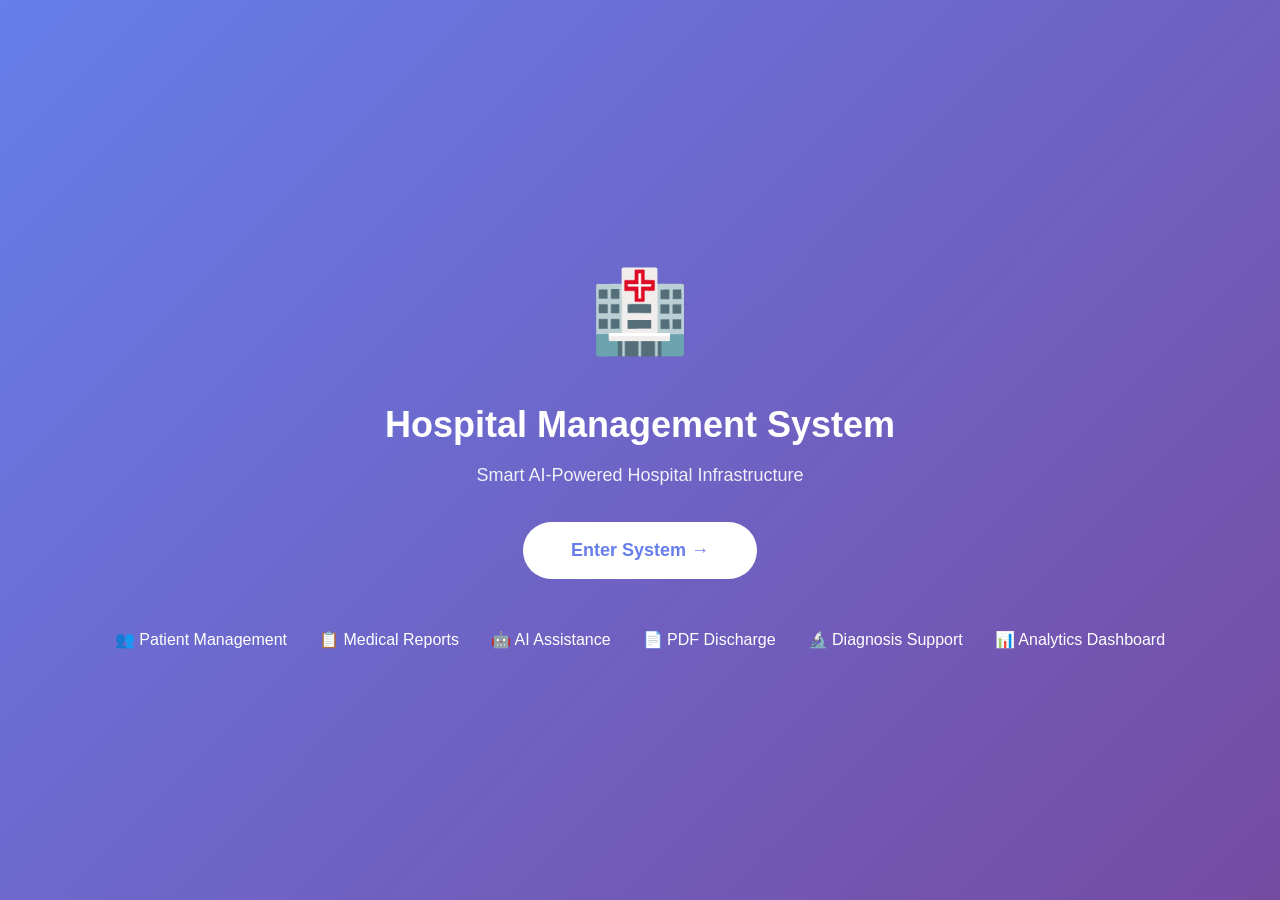
<file: frontend/index.html>
<!DOCTYPE html>
<html lang="en">
<head>
    <meta charset="UTF-8">
    <meta name="viewport" content="width=device-width, initial-scale=1.0">
    <title>Hospital Management System</title>
    <link rel="stylesheet" href="css/style.css">
</head>
<body>
    <div style="min-height:100vh;display:flex;align-items:center;justify-content:center;background:linear-gradient(135deg,#667eea 0%,#764ba2 100%)">
        <div style="text-align:center;color:white;padding:40px">
            <div style="font-size:80px;margin-bottom:20px">🏥</div>
            <h1 style="font-size:36px;margin-bottom:8px">Hospital Management System</h1>
            <p style="font-size:18px;margin-bottom:32px;opacity:0.9">Smart AI-Powered Hospital Infrastructure</p>
            <a href="pages/login.html" class="btn btn-lg" style="background:white;color:#667eea;font-weight:600;padding:14px 48px;border-radius:50px;font-size:18px">Enter System →</a>
            <div style="margin-top:48px;display:flex;gap:32px;justify-content:center;flex-wrap:wrap">
                <div>👥 Patient Management</div>
                <div>📋 Medical Reports</div>
                <div>🤖 AI Assistance</div>
                <div>📄 PDF Discharge</div>
                <div>🔬 Diagnosis Support</div>
                <div>📊 Analytics Dashboard</div>
            </div>
        </div>
    </div>
</body>
</html>
</file>
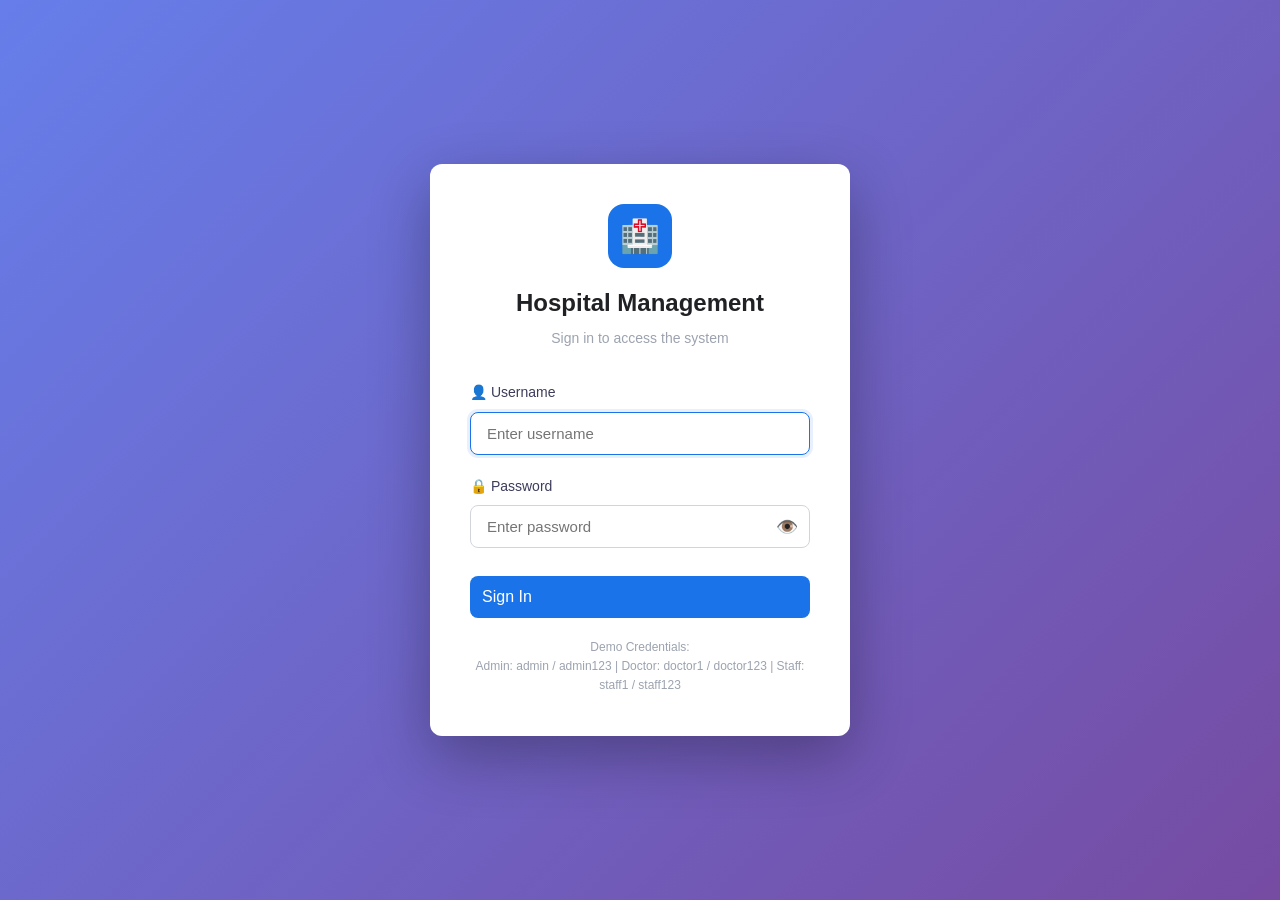
<file: frontend/pages/dashboard.html>
<!DOCTYPE html>
<html lang="en">
<head>
    <meta charset="UTF-8">
    <meta name="viewport" content="width=device-width, initial-scale=1.0">
    <title>Dashboard - Hospital Management</title>
    <link rel="stylesheet" href="../css/style.css">
    <link rel="stylesheet" href="../css/dashboard.css">
</head>
<body>
    <div class="sidebar-overlay"></div>

    <div class="dashboard-layout">
        <!-- Sidebar -->
        <aside class="sidebar">
            <div class="sidebar-header">
                <div class="logo">🏥</div>
                <div class="brand-text">
                    <h2>Hospital HMS</h2>
                    <small>Management System</small>
                </div>
            </div>
            <nav class="sidebar-nav">
                <div class="nav-section">
                    <div class="nav-section-title">Main</div>
                    <a href="dashboard.html" class="nav-item active">
                        <span class="nav-icon">📊</span> Dashboard
                    </a>
                    <a href="patients.html" class="nav-item">
                        <span class="nav-icon">👥</span> Patients
                    </a>
                    <a href="reports.html" class="nav-item">
                        <span class="nav-icon">📋</span> Reports
                    </a>
                </div>
                <div class="nav-section">
                    <div class="nav-section-title">Clinical</div>
                    <a href="diagnosis.html" class="nav-item">
                        <span class="nav-icon">🔬</span> Diagnosis
                    </a>
                    <a href="discharge.html" class="nav-item">
                        <span class="nav-icon">📄</span> Discharge
                    </a>
                    <a href="history.html" class="nav-item">
                        <span class="nav-icon">📚</span> History
                    </a>
                </div>
                <div class="nav-section">
                    <div class="nav-section-title">System</div>
                    <a href="logs.html" class="nav-item">
                        <span class="nav-icon">📝</span> Access Logs
                    </a>
                    <a href="settings.html" class="nav-item">
                        <span class="nav-icon">⚙️</span> Settings
                    </a>
                </div>
            </nav>
        </aside>

        <!-- Main Content -->
        <main class="main-content">
            <header class="top-header">
                <div class="header-left">
                    <button class="hamburger">☰</button>
                    <div class="header-search">
                        <span>🔍</span>
                        <input type="text" placeholder="Search patients, reports..." id="globalSearch">
                    </div>
                </div>
                <div class="header-right">
                    <div class="user-menu" onclick="logout()">
                        <div class="user-avatar">SA</div>
                        <div class="user-info">
                            <strong>Loading...</strong>
                            <small>Loading...</small>
                        </div>
                    </div>
                </div>
            </header>

            <div class="page-content">
                <div class="page-header">
                    <div>
                        <h1>Dashboard</h1>
                        <p>Welcome back! Here's your hospital overview.</p>
                    </div>
                    <div>
                        <button class="btn btn-primary" onclick="window.location.href='patients.html'">
                            + Add Patient
                        </button>
                    </div>
                </div>

                <!-- Stats Cards -->
                <div class="dashboard-grid">
                    <div class="stat-card">
                        <div class="stat-icon" style="background: var(--primary-light); color: var(--primary);">👥</div>
                        <div class="stat-value" id="totalPatients">0</div>
                        <div class="stat-label">Total Patients</div>
                    </div>
                    <div class="stat-card">
                        <div class="stat-icon" style="background: #e6f4ea; color: var(--success);">💚</div>
                        <div class="stat-value" id="activePatients">0</div>
                        <div class="stat-label">Active Patients</div>
                    </div>
                    <div class="stat-card">
                        <div class="stat-icon" style="background: #fce8e6; color: var(--danger);">✅</div>
                        <div class="stat-value" id="dischargedPatients">0</div>
                        <div class="stat-label">Discharged</div>
                    </div>
                    <div class="stat-card">
                        <div class="stat-icon" style="background: #fef7e0; color: var(--warning);">📅</div>
                        <div class="stat-value" id="todayAdmissions">0</div>
                        <div class="stat-label">Today's Admissions</div>
                    </div>
                    <div class="stat-card">
                        <div class="stat-icon" style="background: #e8f0fe; color: var(--info);">👨‍⚕️</div>
                        <div class="stat-value" id="totalDoctors">0</div>
                        <div class="stat-label">Doctors</div>
                    </div>
                    <div class="stat-card">
                        <div class="stat-icon" style="background: #fce8e6; color: var(--danger);">📋</div>
                        <div class="stat-value" id="pendingReports">0</div>
                        <div class="stat-label">Pending Reports</div>
                    </div>
                </div>
            </div>
        </main>
    </div>

    <div id="toastContainer" class="toast-container"></div>

    <script src="../js/api.js"></script>
    <script src="../js/auth.js"></script>
    <script src="../js/dashboard.js"></script>
</body>
</html>
</file>
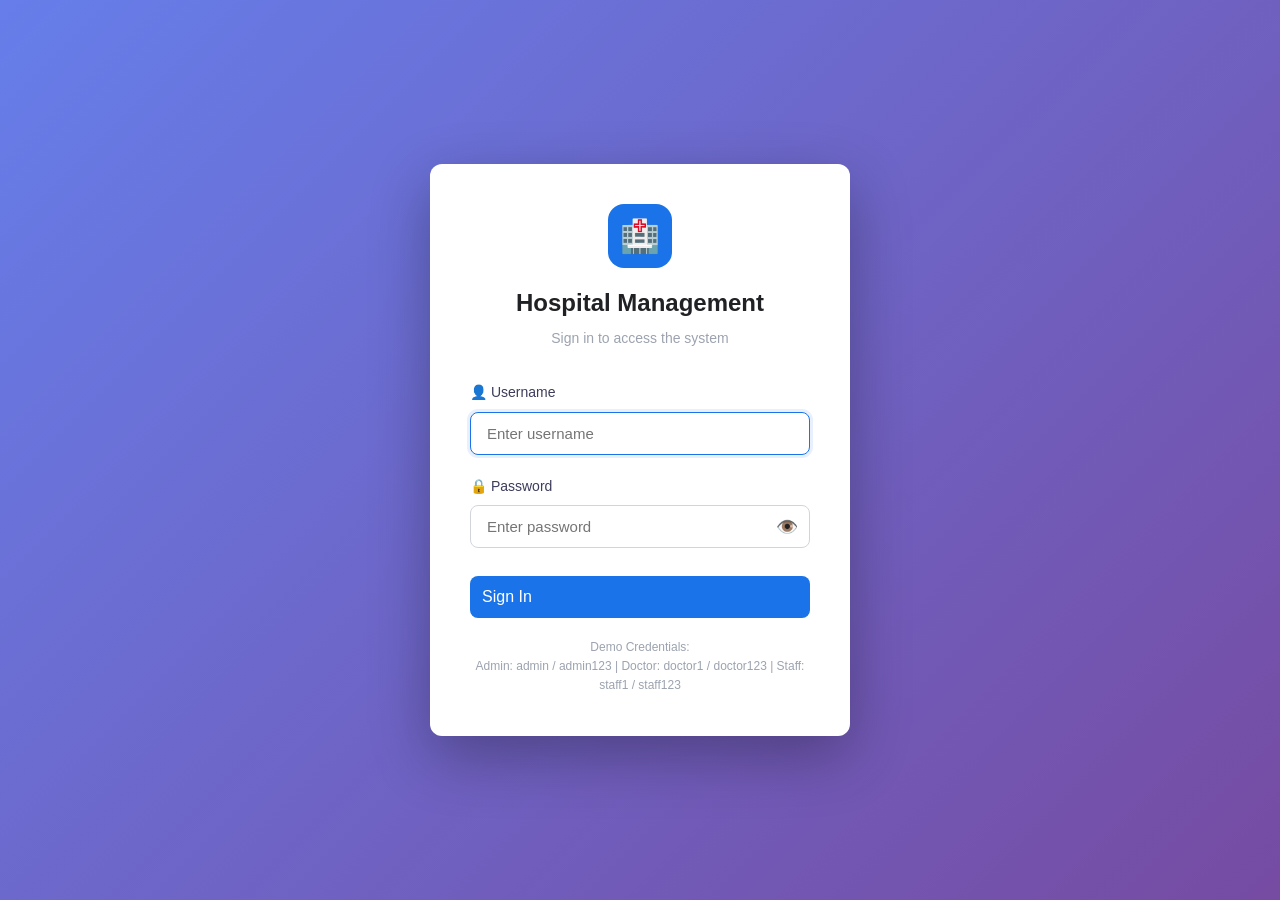
<file: frontend/pages/diagnosis.html>
<!DOCTYPE html>
<html lang="en">
<head>
    <meta charset="UTF-8">
    <meta name="viewport" content="width=device-width, initial-scale=1.0">
    <title>Diagnosis - Hospital Management</title>
    <link rel="stylesheet" href="../css/style.css">
    <link rel="stylesheet" href="../css/dashboard.css">
</head>
<body>
    <div class="sidebar-overlay"></div>
    <div class="dashboard-layout">
        <aside class="sidebar">
            <div class="sidebar-header"><div class="logo">🏥</div><div class="brand-text"><h2>Hospital HMS</h2><small>Management System</small></div></div>
            <nav class="sidebar-nav">
                <div class="nav-section"><div class="nav-section-title">Main</div>
                    <a href="dashboard.html" class="nav-item"><span class="nav-icon">📊</span> Dashboard</a>
                    <a href="patients.html" class="nav-item"><span class="nav-icon">👥</span> Patients</a>
                    <a href="reports.html" class="nav-item"><span class="nav-icon">📋</span> Reports</a>
                </div>
                <div class="nav-section"><div class="nav-section-title">Clinical</div>
                    <a href="diagnosis.html" class="nav-item active"><span class="nav-icon">🔬</span> Diagnosis</a>
                    <a href="discharge.html" class="nav-item"><span class="nav-icon">📄</span> Discharge</a>
                    <a href="history.html" class="nav-item"><span class="nav-icon">📚</span> History</a>
                </div>
                <div class="nav-section"><div class="nav-section-title">System</div>
                    <a href="logs.html" class="nav-item"><span class="nav-icon">📝</span> Access Logs</a>
                    <a href="settings.html" class="nav-item"><span class="nav-icon">⚙️</span> Settings</a>
                </div>
            </nav>
        </aside>
        <main class="main-content">
            <header class="top-header">
                <div class="header-left"><button class="hamburger">☰</button>
                    <div class="header-search"><span>🔍</span><input type="text" placeholder="Search diagnosis database..." id="globalSearch"></div>
                </div>
                <div class="header-right">
                    <div class="user-menu" onclick="logout()">
                        <div class="user-avatar">SA</div>
                        <div class="user-info"><strong>Loading...</strong><small>Loading...</small></div>
                    </div>
                </div>
            </header>
            <div class="page-content">
                <div class="page-header">
                    <div><h1>🔬 Diagnosis Assistance</h1><p>Symptom matching and diagnosis database</p></div>
                </div>

                <div class="card mb-2">
                    <h2 class="mb-2">🔍 Symptom Matcher</h2>
                    <p style="color:var(--gray-500);margin-bottom:12px">Enter symptoms separated by commas to find matching conditions from the database.</p>
                    <div class="flex gap-2" style="align-items:flex-start">
                        <textarea class="form-control" id="symptomInput" rows="2" placeholder="e.g., fever, cough, headache, fatigue" style="flex:1"></textarea>
                        <button class="btn btn-primary" onclick="matchSymptoms()">🔍 Match</button>
                    </div>
                    <div id="matchResults" class="mt-2"></div>
                </div>

                <div class="card">
                    <div class="section-header">
                        <h2>📚 Diagnosis Database</h2>
                        <div class="flex gap-2">
                            <input type="text" class="form-control" id="searchDB" placeholder="Search conditions..." style="width:250px">
                            <select class="form-control" id="severityFilter" style="width:150px">
                                <option value="">All Severity</option>
                                <option value="mild">Mild</option>
                                <option value="moderate">Moderate</option>
                                <option value="high">High</option>
                                <option value="critical">Critical</option>
                            </select>
                            <button class="btn btn-sm btn-primary" onclick="loadDiagnosisDB()">Search</button>
                        </div>
                    </div>
                    <div class="table-container"><table><thead><tr><th>Condition</th><th>ICD Code</th><th>Severity</th><th>Symptoms</th><th>Actions</th></tr></thead>
                        <tbody id="dbTable"></tbody></table>
                    </div>
                    <div id="dbPagination" class="pagination"></div>
                </div>
            </div>
        </main>
    </div>

    <!-- Condition Detail Modal -->
    <div class="modal-overlay" id="conditionModal">
        <div class="modal modal-lg">
            <div class="modal-header"><h2 id="conditionModalTitle">Condition Details</h2><button class="modal-close" onclick="closeModal('conditionModal')">&times;</button></div>
            <div class="modal-body" id="conditionDetailContent"></div>
            <div class="modal-footer"><button class="btn btn-outline" onclick="closeModal('conditionModal')">Close</button></div>
        </div>
    </div>

    <div id="toastContainer" class="toast-container"></div>
    <script src="../js/api.js"></script>
    <script src="../js/auth.js"></script>
    <script src="../js/diagnosis.js"></script>
</body>
</html>
</file>
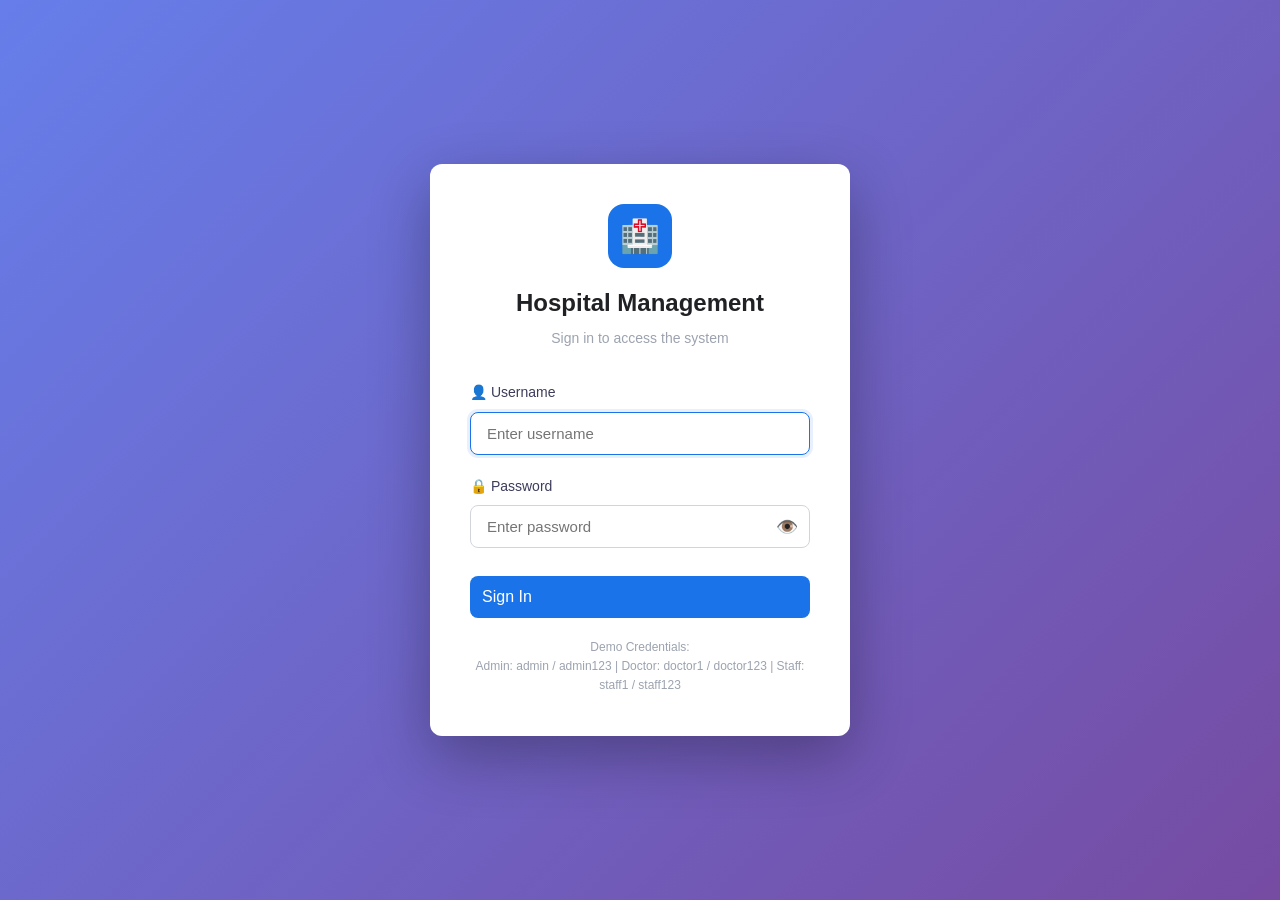
<file: frontend/pages/discharge.html>
<!DOCTYPE html>
<html lang="en">
<head>
    <meta charset="UTF-8">
    <meta name="viewport" content="width=device-width, initial-scale=1.0">
    <title>Discharge - Hospital Management</title>
    <link rel="stylesheet" href="../css/style.css">
    <link rel="stylesheet" href="../css/dashboard.css">
</head>
<body>
    <div class="sidebar-overlay"></div>
    <div class="dashboard-layout">
        <aside class="sidebar">
            <div class="sidebar-header"><div class="logo">🏥</div><div class="brand-text"><h2>Hospital HMS</h2><small>Management System</small></div></div>
            <nav class="sidebar-nav">
                <div class="nav-section"><div class="nav-section-title">Main</div>
                    <a href="dashboard.html" class="nav-item"><span class="nav-icon">📊</span> Dashboard</a>
                    <a href="patients.html" class="nav-item"><span class="nav-icon">👥</span> Patients</a>
                    <a href="reports.html" class="nav-item"><span class="nav-icon">📋</span> Reports</a>
                </div>
                <div class="nav-section"><div class="nav-section-title">Clinical</div>
                    <a href="diagnosis.html" class="nav-item"><span class="nav-icon">🔬</span> Diagnosis</a>
                    <a href="discharge.html" class="nav-item active"><span class="nav-icon">📄</span> Discharge</a>
                    <a href="history.html" class="nav-item"><span class="nav-icon">📚</span> History</a>
                </div>
                <div class="nav-section"><div class="nav-section-title">System</div>
                    <a href="logs.html" class="nav-item"><span class="nav-icon">📝</span> Access Logs</a>
                    <a href="settings.html" class="nav-item"><span class="nav-icon">⚙️</span> Settings</a>
                </div>
            </nav>
        </aside>
        <main class="main-content">
            <header class="top-header">
                <div class="header-left"><button class="hamburger">☰</button>
                    <div class="header-search"><span>🔍</span><input type="text" placeholder="Search discharge reports..." id="globalSearch"></div>
                </div>
                <div class="header-right">
                    <div class="user-menu" onclick="logout()">
                        <div class="user-avatar">SA</div>
                        <div class="user-info"><strong>Loading...</strong><small>Loading...</small></div>
                    </div>
                </div>
            </header>
            <div class="page-content">
                <div class="page-header">
                    <div><h1>📄 Discharge Reports</h1><p>Create and manage patient discharge summaries</p></div>
                    <button class="btn btn-primary" onclick="openNewDischarge()">+ New Discharge</button>
                </div>
                <div class="card">
                    <div class="table-container"><table><thead><tr><th>Date</th><th>Patient</th><th>Diagnosis</th><th>Discharge Date</th><th>PDF</th><th>Actions</th></tr></thead>
                        <tbody id="dischargeTable"></tbody></table>
                    </div>
                    <div id="dischargePagination" class="pagination"></div>
                </div>
            </div>
        </main>
    </div>

    <!-- Discharge Modal -->
    <div class="modal-overlay" id="dischargeModal">
        <div class="modal modal-lg">
            <div class="modal-header"><h2>New Discharge Report</h2><button class="modal-close" onclick="closeModal('dischargeModal')">&times;</button></div>
            <div class="modal-body">
                <form id="dischargeForm">
                    <div class="form-group">
                        <label>Patient *</label>
                        <select class="form-control" id="dischargePatientId" required><option value="">Select Patient</option></select>
                    </div>
                    <div class="form-group">
                        <label>Diagnosis *</label>
                        <textarea class="form-control" id="dischargeDiagnosis" rows="2" required></textarea>
                    </div>
                    <div class="form-group">
                        <label>Treatment Summary *</label>
                        <textarea class="form-control" id="dischargeTreatment" rows="3" required></textarea>
                    </div>
                    <div class="grid-2">
                        <div class="form-group">
                            <label>Discharge Date *</label>
                            <input type="date" class="form-control" id="dischargeDate" required>
                        </div>
                        <div class="form-group">
                            <label>Follow-up Date</label>
                            <input type="date" class="form-control" id="dischargeFollowUp">
                        </div>
                    </div>
                    <div class="form-group">
                        <label>Medications Prescribed</label>
                        <textarea class="form-control" id="dischargeMeds" rows="2"></textarea>
                    </div>
                    <div class="form-group">
                        <label>Follow-up Instructions</label>
                        <textarea class="form-control" id="dischargeInstructions" rows="2"></textarea>
                    </div>
                    <div class="grid-2">
                        <div class="form-group">
                            <label>Dietary Recommendations</label>
                            <textarea class="form-control" id="dischargeDiet" rows="2"></textarea>
                        </div>
                        <div class="form-group">
                            <label>Activity Restrictions</label>
                            <textarea class="form-control" id="dischargeActivity" rows="2"></textarea>
                        </div>
                    </div>
                    <div class="form-group">
                        <label>Additional Notes</label>
                        <textarea class="form-control" id="dischargeNotes" rows="2"></textarea>
                    </div>
                </form>
            </div>
            <div class="modal-footer">
                <button class="btn btn-outline" onclick="closeModal('dischargeModal')">Cancel</button>
                <button class="btn btn-primary" onclick="saveDischarge()">Create & Generate PDF</button>
            </div>
        </div>
    </div>

    <div id="toastContainer" class="toast-container"></div>
    <script src="../js/api.js"></script>
    <script src="../js/auth.js"></script>
    <script src="../js/discharge.js"></script>
</body>
</html>
</file>
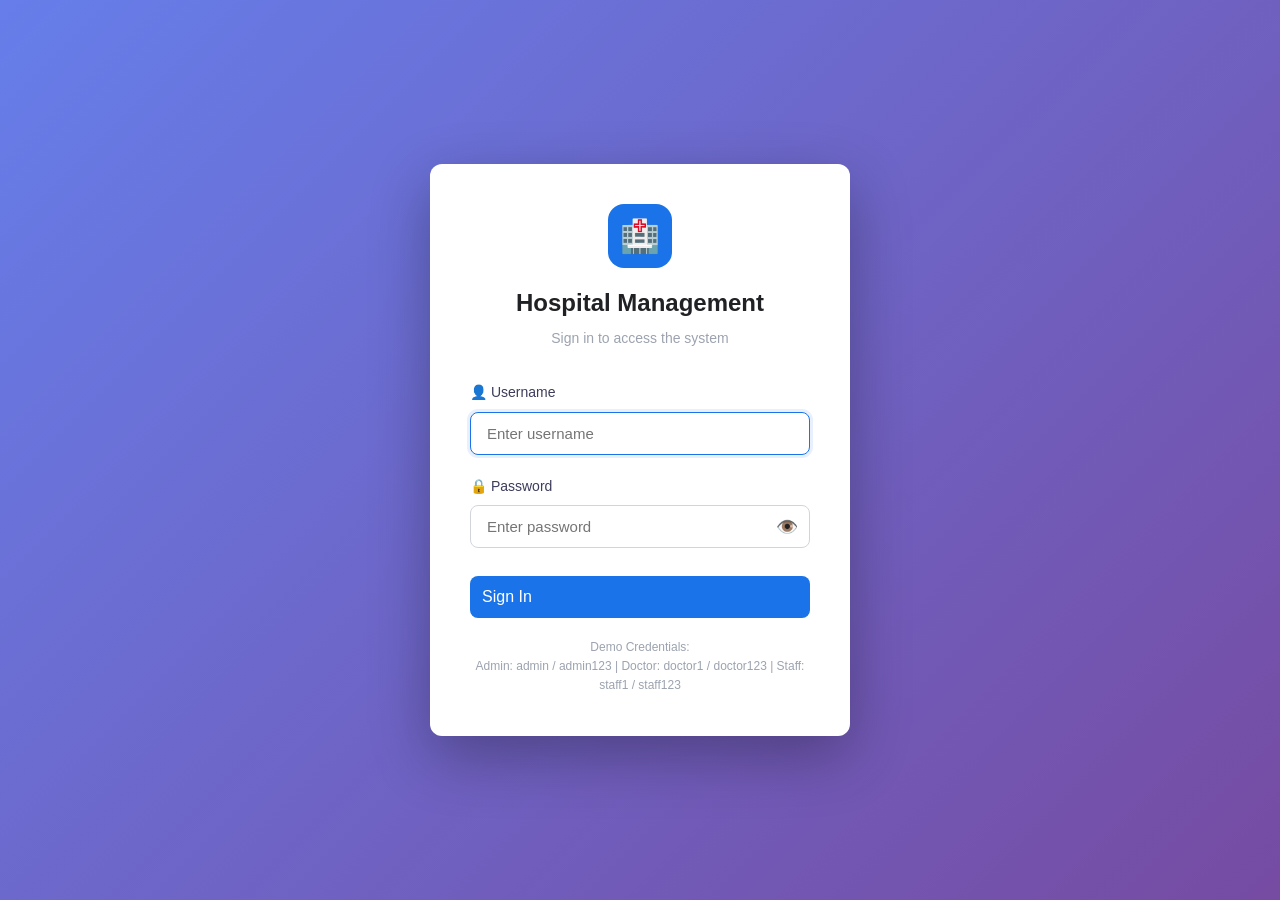
<file: frontend/pages/history.html>
<!DOCTYPE html>
<html lang="en">
<head>
    <meta charset="UTF-8">
    <meta name="viewport" content="width=device-width, initial-scale=1.0">
    <title>Patient History - Hospital Management</title>
    <link rel="stylesheet" href="../css/style.css">
    <link rel="stylesheet" href="../css/dashboard.css">
</head>
<body>
    <div class="sidebar-overlay"></div>
    <div class="dashboard-layout">
        <aside class="sidebar">
            <div class="sidebar-header"><div class="logo">🏥</div><div class="brand-text"><h2>Hospital HMS</h2><small>Management System</small></div></div>
            <nav class="sidebar-nav">
                <div class="nav-section"><div class="nav-section-title">Main</div>
                    <a href="dashboard.html" class="nav-item"><span class="nav-icon">📊</span> Dashboard</a>
                    <a href="patients.html" class="nav-item"><span class="nav-icon">👥</span> Patients</a>
                    <a href="reports.html" class="nav-item"><span class="nav-icon">📋</span> Reports</a>
                </div>
                <div class="nav-section"><div class="nav-section-title">Clinical</div>
                    <a href="diagnosis.html" class="nav-item"><span class="nav-icon">🔬</span> Diagnosis</a>
                    <a href="discharge.html" class="nav-item"><span class="nav-icon">📄</span> Discharge</a>
                    <a href="history.html" class="nav-item active"><span class="nav-icon">📚</span> History</a>
                </div>
                <div class="nav-section"><div class="nav-section-title">System</div>
                    <a href="logs.html" class="nav-item"><span class="nav-icon">📝</span> Access Logs</a>
                    <a href="settings.html" class="nav-item"><span class="nav-icon">⚙️</span> Settings</a>
                </div>
            </nav>
        </aside>
        <main class="main-content">
            <header class="top-header">
                <div class="header-left"><button class="hamburger">☰</button>
                    <div class="header-search"><span>🔍</span><input type="text" placeholder="Search patient history..." id="globalSearch"></div>
                </div>
                <div class="header-right">
                    <div class="user-menu" onclick="logout()">
                        <div class="user-avatar">SA</div>
                        <div class="user-info"><strong>Loading...</strong><small>Loading...</small></div>
                    </div>
                </div>
            </header>
            <div class="page-content">
                <div class="page-header">
                    <div><h1>📚 Patient History</h1><p>Comprehensive patient medical history timeline</p></div>
                </div>
                <div class="filters-bar">
                    <input type="text" class="form-control" id="historySearch" placeholder="Search by patient name, ID..." style="min-width:300px">
                    <button class="btn btn-primary" onclick="searchHistory()">🔍 Search</button>
                </div>
                <div id="historyResults"></div>
            </div>
        </main>
    </div>
    <div id="toastContainer" class="toast-container"></div>
    <script src="../js/api.js"></script>
    <script src="../js/auth.js"></script>
    <script src="../js/history.js"></script>
</body>
</html>
</file>
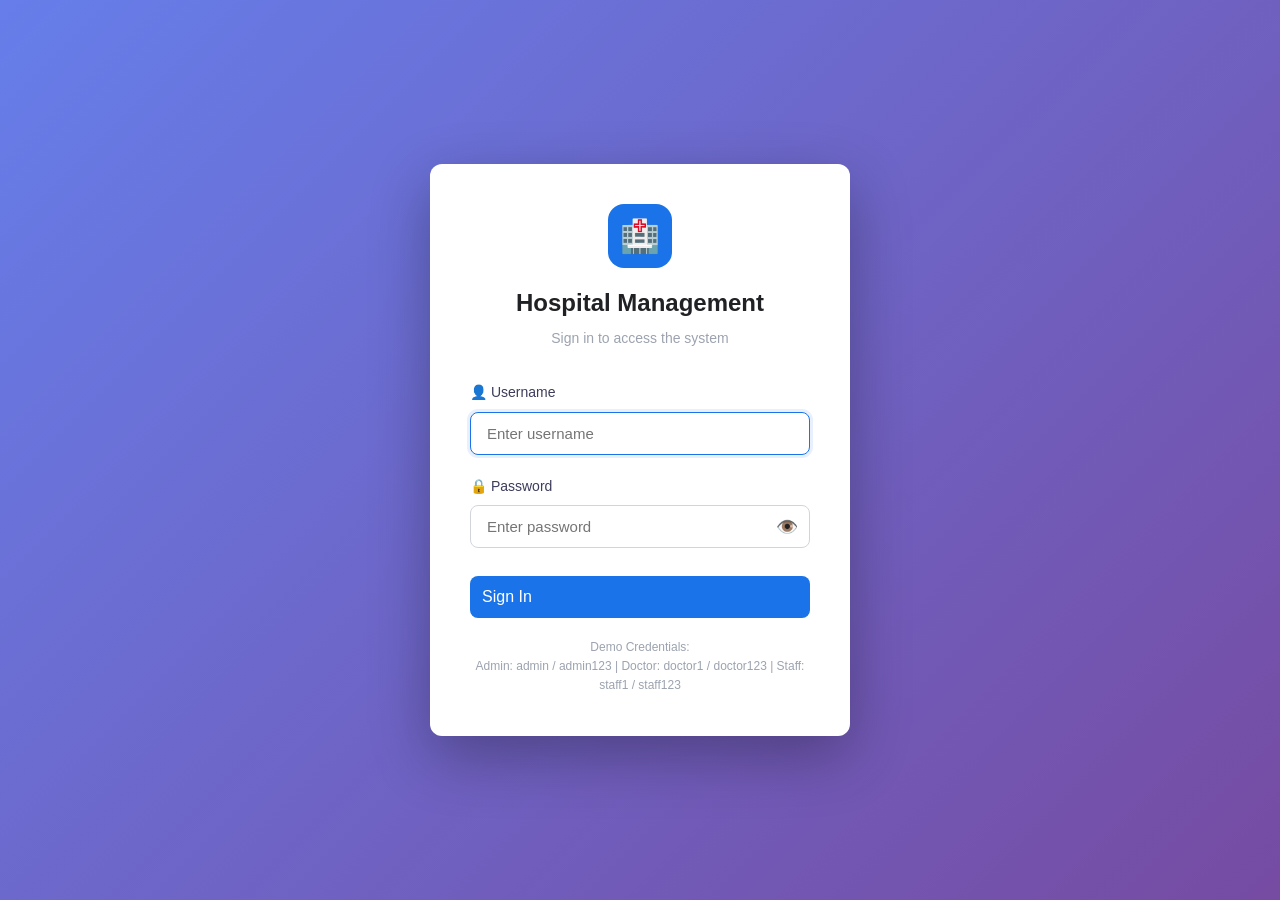
<file: frontend/pages/login.html>
<!DOCTYPE html>
<html lang="en">
<head>
    <meta charset="UTF-8">
    <meta name="viewport" content="width=device-width, initial-scale=1.0">
    <title>Login - Hospital Management System</title>
    <link rel="stylesheet" href="../css/style.css">
    <link rel="stylesheet" href="../css/auth.css">
</head>
<body class="auth-page">
    <div class="auth-container">
        <div class="auth-card">
            <div class="auth-header">
                <div class="logo-icon">🏥</div>
                <h1>Hospital Management</h1>
                <p>Sign in to access the system</p>
            </div>
            <div id="authError" class="auth-error"></div>
            <form id="loginForm" class="auth-form" autocomplete="off">
                <div class="form-group">
                    <label>👤 Username</label>
                    <input type="text" class="form-control" id="username"
                           placeholder="Enter username" required autofocus>
                </div>
                <div class="form-group">
                    <label>🔒 Password</label>
                    <div class="password-toggle">
                        <input type="password" class="form-control" id="password"
                               placeholder="Enter password" required>
                        <button type="button" class="toggle-btn" onclick="togglePassword()">👁️</button>
                    </div>
                </div>
                <button type="submit" class="btn btn-primary btn-lg" id="loginBtn">
                    Sign In
                </button>
            </form>
            <div style="text-align: center; margin-top: 20px; font-size: 12px; color: var(--gray-500);">
                <p>Demo Credentials:</p>
                <p>Admin: admin / admin123 | Doctor: doctor1 / doctor123 | Staff: staff1 / staff123</p>
            </div>
        </div>
    </div>

    <script src="../js/api.js"></script>
    <script src="../js/auth.js"></script>
</body>
</html>
</file>
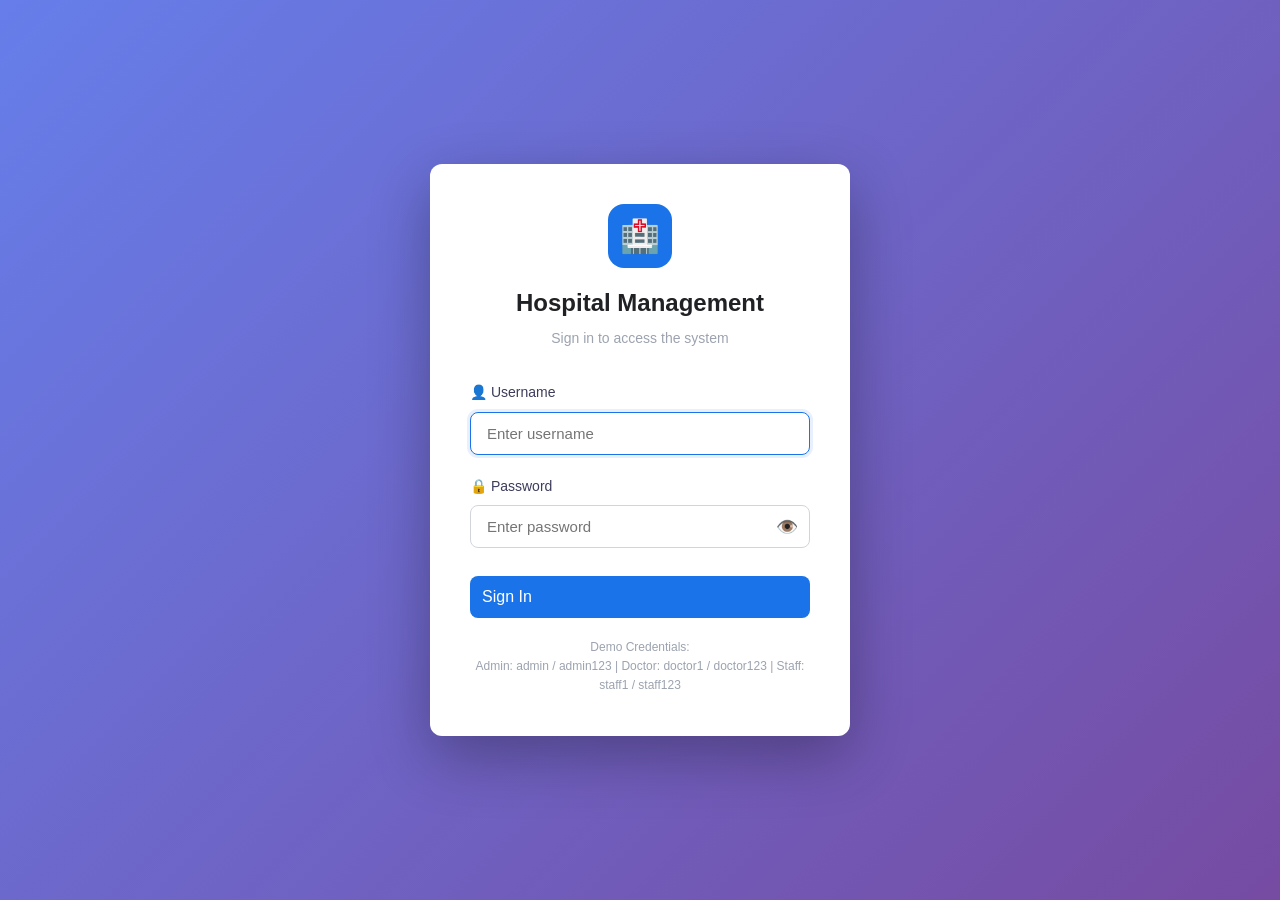
<file: frontend/pages/logs.html>
<!DOCTYPE html>
<html lang="en">
<head>
    <meta charset="UTF-8">
    <meta name="viewport" content="width=device-width, initial-scale=1.0">
    <title>Access Logs - Hospital Management</title>
    <link rel="stylesheet" href="../css/style.css">
    <link rel="stylesheet" href="../css/dashboard.css">
</head>
<body>
    <div class="sidebar-overlay"></div>
    <div class="dashboard-layout">
        <aside class="sidebar">
            <div class="sidebar-header"><div class="logo">🏥</div><div class="brand-text"><h2>Hospital HMS</h2><small>Management System</small></div></div>
            <nav class="sidebar-nav">
                <div class="nav-section"><div class="nav-section-title">Main</div>
                    <a href="dashboard.html" class="nav-item"><span class="nav-icon">📊</span> Dashboard</a>
                    <a href="patients.html" class="nav-item"><span class="nav-icon">👥</span> Patients</a>
                    <a href="reports.html" class="nav-item"><span class="nav-icon">📋</span> Reports</a>
                </div>
                <div class="nav-section"><div class="nav-section-title">Clinical</div>
                    <a href="diagnosis.html" class="nav-item"><span class="nav-icon">🔬</span> Diagnosis</a>
                    <a href="discharge.html" class="nav-item"><span class="nav-icon">📄</span> Discharge</a>
                    <a href="history.html" class="nav-item"><span class="nav-icon">📚</span> History</a>
                </div>
                <div class="nav-section"><div class="nav-section-title">System</div>
                    <a href="logs.html" class="nav-item active"><span class="nav-icon">📝</span> Access Logs</a>
                    <a href="settings.html" class="nav-item"><span class="nav-icon">⚙️</span> Settings</a>
                </div>
            </nav>
        </aside>
        <main class="main-content">
            <header class="top-header">
                <div class="header-left"><button class="hamburger">☰</button>
                    <div class="header-search"><span>🔍</span><input type="text" placeholder="Search logs..." id="globalSearch"></div>
                </div>
                <div class="header-right">
                    <div class="user-menu" onclick="logout()">
                        <div class="user-avatar">SA</div>
                        <div class="user-info"><strong>Loading...</strong><small>Loading...</small></div>
                    </div>
                </div>
            </header>
            <div class="page-content">
                <div class="page-header">
                    <div><h1>📝 Access Logs</h1><p>Audit trail of all system activities</p></div>
                </div>
                <div class="filters-bar" style="flex-wrap:wrap">
                    <input type="text" class="form-control" id="logSearch" placeholder="Search logs..." style="min-width:200px">
                    <select class="form-control" id="logAction">
                        <option value="">All Actions</option>
                        <option value="LOGIN">Login</option>
                        <option value="LOGOUT">Logout</option>
                        <option value="PATIENT_CREATED">Patient Created</option>
                        <option value="PATIENT_UPDATED">Patient Updated</option>
                        <option value="PATIENT_DELETED">Patient Deleted</option>
                        <option value="REPORT_CREATED">Report Created</option>
                        <option value="REPORT_UPDATED">Report Updated</option>
                        <option value="PDF_GENERATED">PDF Generated</option>
                        <option value="AI_SUMMARY_GENERATED">AI Request</option>
                    </select>
                    <input type="date" class="form-control" id="logStartDate" style="width:160px">
                    <input type="date" class="form-control" id="logEndDate" style="width:160px">
                    <button class="btn btn-primary btn-sm" onclick="loadLogs()">🔍 Search</button>
                    <button class="btn btn-sm btn-outline" onclick="exportLogs()">📥 Export</button>
                </div>
                <div class="card">
                    <div class="table-container"><table><thead><tr><th>Date/Time</th><th>User</th><th>Action</th><th>Resource</th><th>Details</th><th>IP</th><th>Status</th></tr></thead>
                        <tbody id="logsTable"></tbody></table>
                    </div>
                    <div id="logsPagination" class="pagination"></div>
                </div>
            </div>
        </main>
    </div>
    <div id="toastContainer" class="toast-container"></div>
    <script src="../js/api.js"></script>
    <script src="../js/auth.js"></script>
    <script src="../js/logs.js"></script>
</body>
</html>
</file>
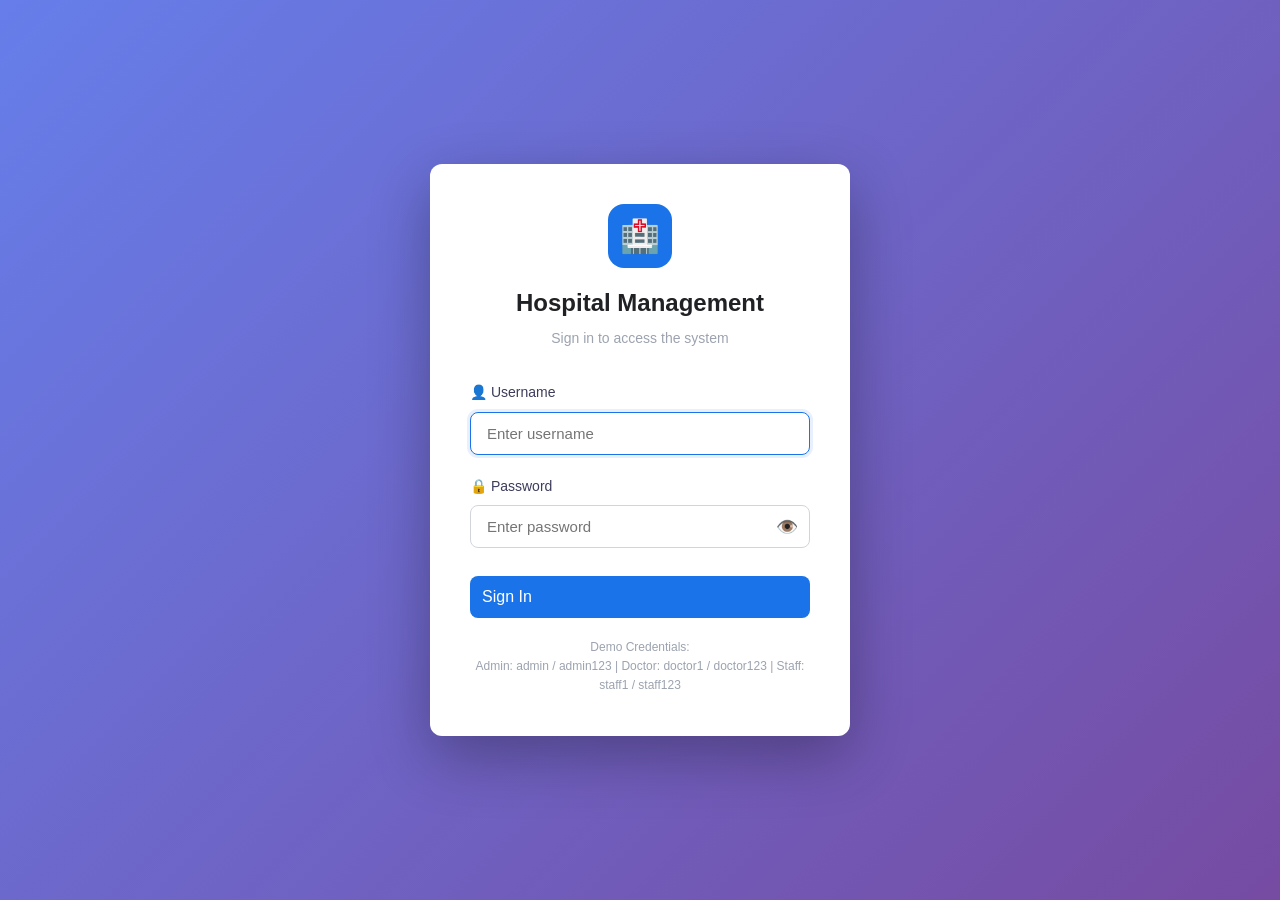
<file: frontend/pages/patient-detail.html>
<!DOCTYPE html>
<html lang="en">
<head>
    <meta charset="UTF-8">
    <meta name="viewport" content="width=device-width, initial-scale=1.0">
    <title>Patient Detail - Hospital Management</title>
    <link rel="stylesheet" href="../css/style.css">
    <link rel="stylesheet" href="../css/dashboard.css">
</head>
<body>
    <div class="sidebar-overlay"></div>
    <div class="dashboard-layout">
        <aside class="sidebar">
            <div class="sidebar-header"><div class="logo">🏥</div><div class="brand-text"><h2>Hospital HMS</h2><small>Management System</small></div></div>
            <nav class="sidebar-nav">
                <div class="nav-section"><div class="nav-section-title">Main</div>
                    <a href="dashboard.html" class="nav-item"><span class="nav-icon">📊</span> Dashboard</a>
                    <a href="patients.html" class="nav-item active"><span class="nav-icon">👥</span> Patients</a>
                    <a href="reports.html" class="nav-item"><span class="nav-icon">📋</span> Reports</a>
                </div>
                <div class="nav-section"><div class="nav-section-title">Clinical</div>
                    <a href="diagnosis.html" class="nav-item"><span class="nav-icon">🔬</span> Diagnosis</a>
                    <a href="discharge.html" class="nav-item"><span class="nav-icon">📄</span> Discharge</a>
                    <a href="history.html" class="nav-item"><span class="nav-icon">📚</span> History</a>
                </div>
                <div class="nav-section"><div class="nav-section-title">System</div>
                    <a href="logs.html" class="nav-item"><span class="nav-icon">📝</span> Access Logs</a>
                    <a href="settings.html" class="nav-item"><span class="nav-icon">⚙️</span> Settings</a>
                </div>
            </nav>
        </aside>
        <main class="main-content">
            <header class="top-header">
                <div class="header-left"><button class="hamburger">☰</button>
                    <a href="patients.html" class="btn btn-sm btn-outline">← Back to Patients</a>
                </div>
                <div class="header-right">
                    <div class="user-menu" onclick="logout()">
                        <div class="user-avatar">SA</div>
                        <div class="user-info"><strong>Loading...</strong><small>Loading...</small></div>
                    </div>
                </div>
            </header>
            <div class="page-content">
                <div id="patientHeader" class="page-header">
                    <div><h1 id="patientName">Loading...</h1><p id="patientId">Loading...</p></div>
                    <div class="flex gap-2">
                        <button class="btn btn-warning" onclick="editPatient()">✏️ Edit</button>
                        <button class="btn btn-danger" onclick="deletePatient()">🗑️ Delete</button>
                    </div>
                </div>

                <div class="dashboard-grid">
                    <div class="card"><h3>📋 Personal Info</h3><div id="personalInfo">Loading...</div></div>
                    <div class="card"><h3>🏥 Admission Info</h3><div id="admissionInfo">Loading...</div></div>
                </div>

                <div class="card mt-2">
                    <div class="section-header"><h2>📋 Medical Reports</h2><button class="btn btn-primary btn-sm" onclick="window.location.href='reports.html?patient_id=' + getPatientId()">+ New Report</button></div>
                    <div id="patientReports" class="table-container"><p>Loading...</p></div>
                </div>

                <div class="card mt-2">
                    <div class="section-header"><h2>🔬 Diagnosis History</h2></div>
                    <div id="patientDiagnoses" class="table-container"><p>Loading...</p></div>
                </div>

                <div class="card mt-2">
                    <div class="section-header"><h2>📄 Discharge Reports</h2></div>
                    <div id="patientDischarges" class="table-container"><p>Loading...</p></div>
                </div>
            </div>
        </main>
    </div>
    <div id="toastContainer" class="toast-container"></div>
    <script src="../js/api.js"></script>
    <script src="../js/auth.js"></script>
    <script src="../js/patient-detail.js"></script>
</body>
</html>
</file>
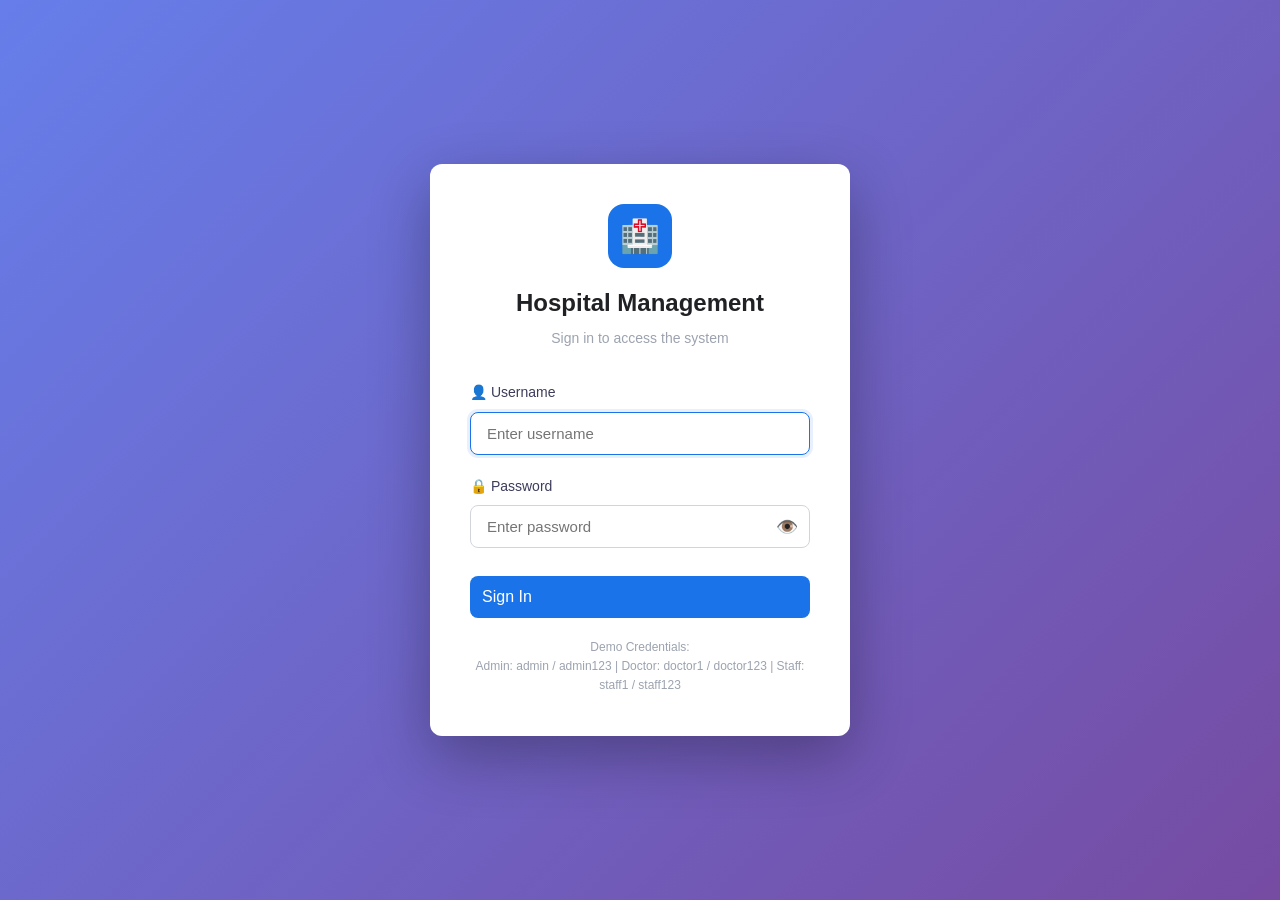
<file: frontend/pages/patients.html>
<!DOCTYPE html>
<html lang="en">
<head>
    <meta charset="UTF-8">
    <meta name="viewport" content="width=device-width, initial-scale=1.0">
    <title>Patients - Hospital Management</title>
    <link rel="stylesheet" href="../css/style.css">
    <link rel="stylesheet" href="../css/dashboard.css">
</head>
<body>
    <div class="sidebar-overlay"></div>
    <div class="dashboard-layout">
        <aside class="sidebar">
            <div class="sidebar-header">
                <div class="logo">🏥</div>
                <div class="brand-text">
                    <h2>Hospital HMS</h2>
                    <small>Management System</small>
                </div>
            </div>
            <nav class="sidebar-nav">
                <div class="nav-section">
                    <div class="nav-section-title">Main</div>
                    <a href="dashboard.html" class="nav-item"><span class="nav-icon">📊</span> Dashboard</a>
                    <a href="patients.html" class="nav-item active"><span class="nav-icon">👥</span> Patients</a>
                    <a href="reports.html" class="nav-item"><span class="nav-icon">📋</span> Reports</a>
                </div>
                <div class="nav-section">
                    <div class="nav-section-title">Clinical</div>
                    <a href="diagnosis.html" class="nav-item"><span class="nav-icon">🔬</span> Diagnosis</a>
                    <a href="discharge.html" class="nav-item"><span class="nav-icon">📄</span> Discharge</a>
                    <a href="history.html" class="nav-item"><span class="nav-icon">📚</span> History</a>
                </div>
                <div class="nav-section">
                    <div class="nav-section-title">System</div>
                    <a href="logs.html" class="nav-item"><span class="nav-icon">📝</span> Access Logs</a>
                    <a href="settings.html" class="nav-item"><span class="nav-icon">⚙️</span> Settings</a>
                </div>
            </nav>
        </aside>
        <main class="main-content">
            <header class="top-header">
                <div class="header-left">
                    <button class="hamburger">☰</button>
                    <div class="header-search">
                        <span>🔍</span>
                        <input type="text" placeholder="Search..." id="globalSearch">
                    </div>
                </div>
                <div class="header-right">
                    <div class="user-menu" onclick="logout()">
                        <div class="user-avatar">SA</div>
                        <div class="user-info">
                            <strong>Loading...</strong>
                            <small>Loading...</small>
                        </div>
                    </div>
                </div>
            </header>
            <div class="page-content">
                <div class="page-header">
                    <div>
                        <h1>Patients</h1>
                        <p>Manage patient records</p>
                    </div>
                    <button class="btn btn-primary" onclick="openAddPatient()">+ Add Patient</button>
                </div>

                <div class="filters-bar">
                    <input type="text" class="form-control" id="searchPatient" placeholder="Search name, ID, phone..." style="min-width:250px">
                    <select class="form-control" id="filterStatus">
                        <option value="">All Status</option>
                        <option value="active">Active</option>
                        <option value="discharged">Discharged</option>
                        <option value="transferred">Transferred</option>
                    </select>
                    <button class="btn btn-primary btn-sm" onclick="loadPatients()">🔍 Search</button>
                </div>

                <div class="card">
                    <div class="table-container">
                        <table>
                            <thead>
                                <tr>
                                    <th>Patient ID</th>
                                    <th>Name</th>
                                    <th>Gender</th>
                                    <th>Department</th>
                                    <th>Status</th>
                                    <th>Admission Date</th>
                                    <th>Actions</th>
                                </tr>
                            </thead>
                            <tbody id="patientsTable"></tbody>
                        </table>
                    </div>
                    <div id="patientsPagination" class="pagination"></div>
                </div>
            </div>
        </main>
    </div>

    <!-- Patient Modal -->
    <div class="modal-overlay" id="patientModal">
        <div class="modal modal-lg">
            <div class="modal-header">
                <h2 id="patientModalTitle">Add Patient</h2>
                <button class="modal-close" onclick="closeModal('patientModal')">&times;</button>
            </div>
            <div class="modal-body">
                <form id="patientForm">
                    <input type="hidden" id="editPatientId">
                    <div class="grid-2">
                        <div class="form-group">
                            <label>First Name *</label>
                            <input type="text" class="form-control" id="firstName" required>
                        </div>
                        <div class="form-group">
                            <label>Last Name *</label>
                            <input type="text" class="form-control" id="lastName" required>
                        </div>
                    </div>
                    <div class="grid-2">
                        <div class="form-group">
                            <label>Date of Birth *</label>
                            <input type="date" class="form-control" id="dateOfBirth" required>
                        </div>
                        <div class="form-group">
                            <label>Gender *</label>
                            <select class="form-control" id="gender" required>
                                <option value="">Select</option>
                                <option value="male">Male</option>
                                <option value="female">Female</option>
                                <option value="other">Other</option>
                            </select>
                        </div>
                    </div>
                    <div class="grid-2">
                        <div class="form-group">
                            <label>Blood Group</label>
                            <select class="form-control" id="bloodGroup">
                                <option value="">Select</option>
                                <option value="A+">A+</option><option value="A-">A-</option>
                                <option value="B+">B+</option><option value="B-">B-</option>
                                <option value="AB+">AB+</option><option value="AB-">AB-</option>
                                <option value="O+">O+</option><option value="O-">O-</option>
                            </select>
                        </div>
                        <div class="form-group">
                            <label>Phone</label>
                            <input type="text" class="form-control" id="phone">
                        </div>
                    </div>
                    <div class="form-group">
                        <label>Email</label>
                        <input type="email" class="form-control" id="email">
                    </div>
                    <div class="form-group">
                        <label>Address</label>
                        <textarea class="form-control" id="address" rows="2"></textarea>
                    </div>
                    <div class="grid-2">
                        <div class="form-group">
                            <label>Emergency Contact</label>
                            <input type="text" class="form-control" id="emergencyContact">
                        </div>
                        <div class="form-group">
                            <label>Emergency Phone</label>
                            <input type="text" class="form-control" id="emergencyPhone">
                        </div>
                    </div>
                    <div class="grid-2">
                        <div class="form-group">
                            <label>Admission Reason</label>
                            <textarea class="form-control" id="admissionReason" rows="2"></textarea>
                        </div>
                        <div class="form-group">
                            <label>Department</label>
                            <select class="form-control" id="department">
                                <option value="">Select</option>
                                <option value="Cardiology">Cardiology</option>
                                <option value="Neurology">Neurology</option>
                                <option value="Orthopedics">Orthopedics</option>
                                <option value="Pediatrics">Pediatrics</option>
                                <option value="General Medicine">General Medicine</option>
                                <option value="Emergency">Emergency</option>
                                <option value="Oncology">Oncology</option>
                                <option value="Psychiatry">Psychiatry</option>
                            </select>
                        </div>
                    </div>
                    <div class="grid-2">
                        <div class="form-group">
                            <label>Ward Number</label>
                            <input type="text" class="form-control" id="wardNumber">
                        </div>
                        <div class="form-group">
                            <label>Bed Number</label>
                            <input type="text" class="form-control" id="bedNumber">
                        </div>
                    </div>
                    <div class="form-group">
                        <label>Medical History</label>
                        <textarea class="form-control" id="medicalHistory" rows="3"></textarea>
                    </div>
                    <div class="form-group">
                        <label>Allergies</label>
                        <textarea class="form-control" id="allergies" rows="2"></textarea>
                    </div>
                    <div class="form-group">
                        <label>Current Medications</label>
                        <textarea class="form-control" id="currentMedications" rows="2"></textarea>
                    </div>
                </form>
            </div>
            <div class="modal-footer">
                <button class="btn btn-outline" onclick="closeModal('patientModal')">Cancel</button>
                <button class="btn btn-primary" onclick="savePatient()">Save Patient</button>
            </div>
        </div>
    </div>

    <div id="toastContainer" class="toast-container"></div>

    <script src="../js/api.js"></script>
    <script src="../js/auth.js"></script>
    <script src="../js/patients.js"></script>
</body>
</html>
</file>
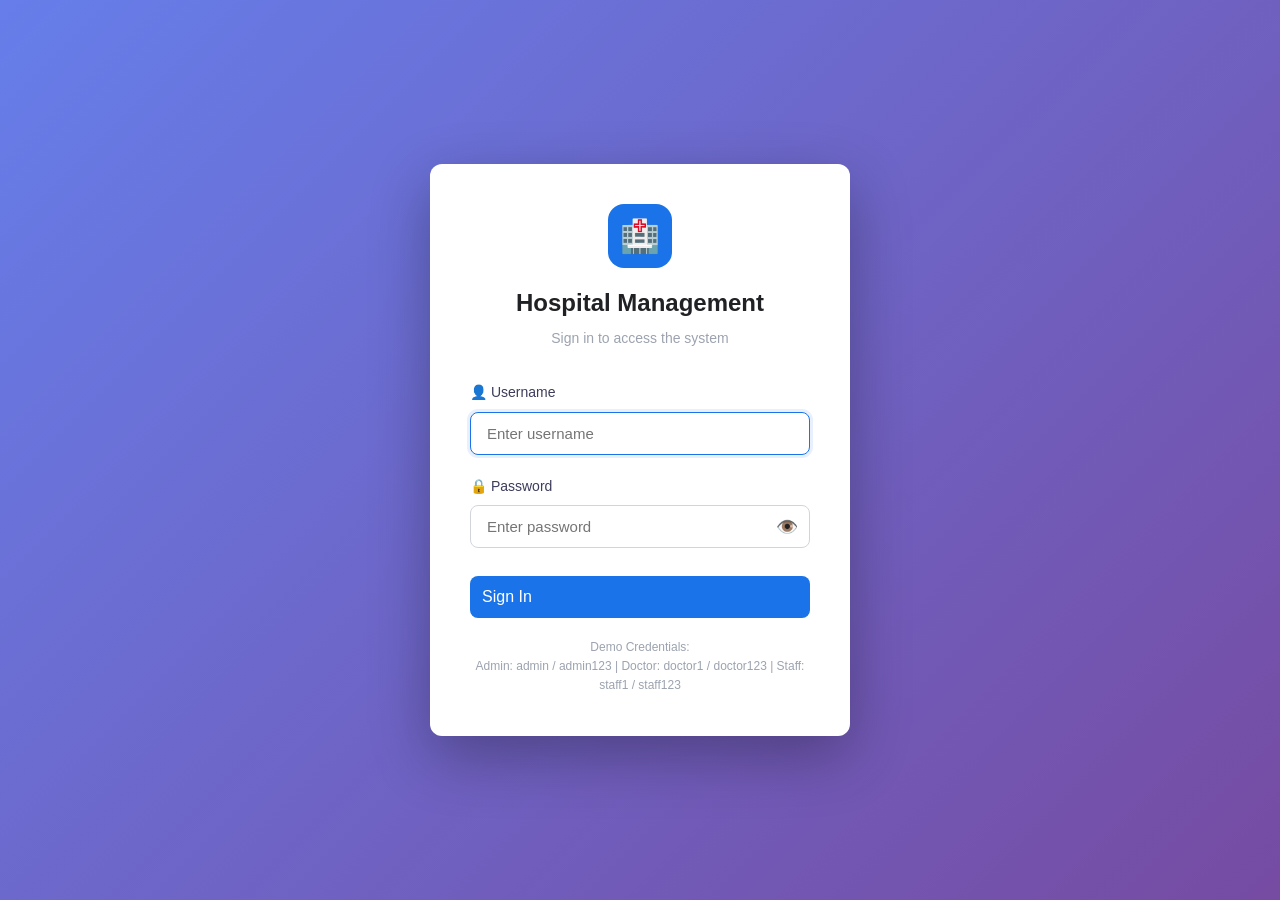
<file: frontend/pages/reports.html>
<!DOCTYPE html>
<html lang="en">
<head>
    <meta charset="UTF-8">
    <meta name="viewport" content="width=device-width, initial-scale=1.0">
    <title>Reports - Hospital Management</title>
    <link rel="stylesheet" href="../css/style.css">
    <link rel="stylesheet" href="../css/dashboard.css">
</head>
<body>
    <div class="sidebar-overlay"></div>
    <div class="dashboard-layout">
        <aside class="sidebar">
            <div class="sidebar-header"><div class="logo">🏥</div><div class="brand-text"><h2>Hospital HMS</h2><small>Management System</small></div></div>
            <nav class="sidebar-nav">
                <div class="nav-section"><div class="nav-section-title">Main</div>
                    <a href="dashboard.html" class="nav-item"><span class="nav-icon">📊</span> Dashboard</a>
                    <a href="patients.html" class="nav-item"><span class="nav-icon">👥</span> Patients</a>
                    <a href="reports.html" class="nav-item active"><span class="nav-icon">📋</span> Reports</a>
                </div>
                <div class="nav-section"><div class="nav-section-title">Clinical</div>
                    <a href="diagnosis.html" class="nav-item"><span class="nav-icon">🔬</span> Diagnosis</a>
                    <a href="discharge.html" class="nav-item"><span class="nav-icon">📄</span> Discharge</a>
                    <a href="history.html" class="nav-item"><span class="nav-icon">📚</span> History</a>
                </div>
                <div class="nav-section"><div class="nav-section-title">System</div>
                    <a href="logs.html" class="nav-item"><span class="nav-icon">📝</span> Access Logs</a>
                    <a href="settings.html" class="nav-item"><span class="nav-icon">⚙️</span> Settings</a>
                </div>
            </nav>
        </aside>
        <main class="main-content">
            <header class="top-header">
                <div class="header-left"><button class="hamburger">☰</button>
                    <div class="header-search"><span>🔍</span><input type="text" placeholder="Search reports..." id="globalSearch"></div>
                </div>
                <div class="header-right">
                    <div class="user-menu" onclick="logout()">
                        <div class="user-avatar">SA</div>
                        <div class="user-info"><strong>Loading...</strong><small>Loading...</small></div>
                    </div>
                </div>
            </header>
            <div class="page-content">
                <div class="page-header">
                    <div><h1>Medical Reports</h1><p>Create and manage patient medical reports</p></div>
                    <button class="btn btn-primary" onclick="openNewReport()">+ New Report</button>
                </div>
                <div class="filters-bar">
                    <input type="text" class="form-control" id="searchReport" placeholder="Search symptoms, diagnosis..." style="min-width:250px">
                    <button class="btn btn-primary btn-sm" onclick="loadReports()">🔍 Search</button>
                </div>
                <div class="card">
                    <div class="table-container"><table><thead><tr><th>Date</th><th>Patient</th><th>Symptoms</th><th>Diagnosis</th><th>Doctor</th><th>Status</th><th>Actions</th></tr></thead>
                        <tbody id="reportsTable"></tbody></table>
                    </div>
                    <div id="reportsPagination" class="pagination"></div>
                </div>
            </div>
        </main>
    </div>

    <!-- Report Modal -->
    <div class="modal-overlay" id="reportModal">
        <div class="modal modal-lg">
            <div class="modal-header"><h2 id="reportModalTitle">New Medical Report</h2><button class="modal-close" onclick="closeModal('reportModal')">&times;</button></div>
            <div class="modal-body">
                <form id="reportForm">
                    <input type="hidden" id="editReportId">
                    <div class="form-group">
                        <label>Patient *</label>
                        <select class="form-control" id="reportPatientId" required>
                            <option value="">Select Patient</option>
                        </select>
                    </div>
                    <div class="form-group">
                        <label>Symptoms *</label>
                        <textarea class="form-control" id="symptoms" rows="3" required placeholder="Describe patient symptoms"></textarea>
                    </div>
                    <div class="form-group">
                        <label>Observations</label>
                        <textarea class="form-control" id="observations" rows="3" placeholder="Clinical observations"></textarea>
                    </div>
                    <div class="form-group">
                        <label>Doctor Notes</label>
                        <textarea class="form-control" id="doctorNotes" rows="3" placeholder="Additional notes"></textarea>
                    </div>
                    <div class="form-group">
                        <label>Diagnosis</label>
                        <textarea class="form-control" id="diagnosis" rows="2" placeholder="Diagnosis"></textarea>
                    </div>
                    <div class="form-group">
                        <label>Treatment</label>
                        <textarea class="form-control" id="treatment" rows="3" placeholder="Treatment plan"></textarea>
                    </div>
                    <div class="form-group">
                        <label>Prescribed Medications</label>
                        <textarea class="form-control" id="medications" rows="2" placeholder="Medications prescribed"></textarea>
                    </div>
                    <div class="form-group">
                        <label>Follow-up Date</label>
                        <input type="datetime-local" class="form-control" id="followUpDate">
                    </div>
                </form>
            </div>
            <div class="modal-footer">
                <button class="btn btn-outline" onclick="closeModal('reportModal')">Cancel</button>
                <button class="btn btn-success" onclick="generateAISummary()">🤖 AI Summary</button>
                <button class="btn btn-primary" onclick="saveReport()">Save Report</button>
            </div>
        </div>
    </div>

    <!-- AI Summary Modal -->
    <div class="modal-overlay" id="aiSummaryModal">
        <div class="modal">
            <div class="modal-header"><h2>AI-Assisted Analysis</h2><button class="modal-close" onclick="closeModal('aiSummaryModal')">&times;</button></div>
            <div class="modal-body">
                <div id="aiSummaryContent">
                    <div class="text-center" style="padding:40px">
                        <div class="spinner" style="margin:0 auto"></div>
                        <p class="mt-2">Analyzing patient data...</p>
                    </div>
                </div>
            </div>
            <div class="modal-footer">
                <button class="btn btn-outline" onclick="closeModal('aiSummaryModal')">Close</button>
            </div>
        </div>
    </div>

    <div id="toastContainer" class="toast-container"></div>
    <script src="../js/api.js"></script>
    <script src="../js/auth.js"></script>
    <script src="../js/reports.js"></script>
</body>
</html>
</file>
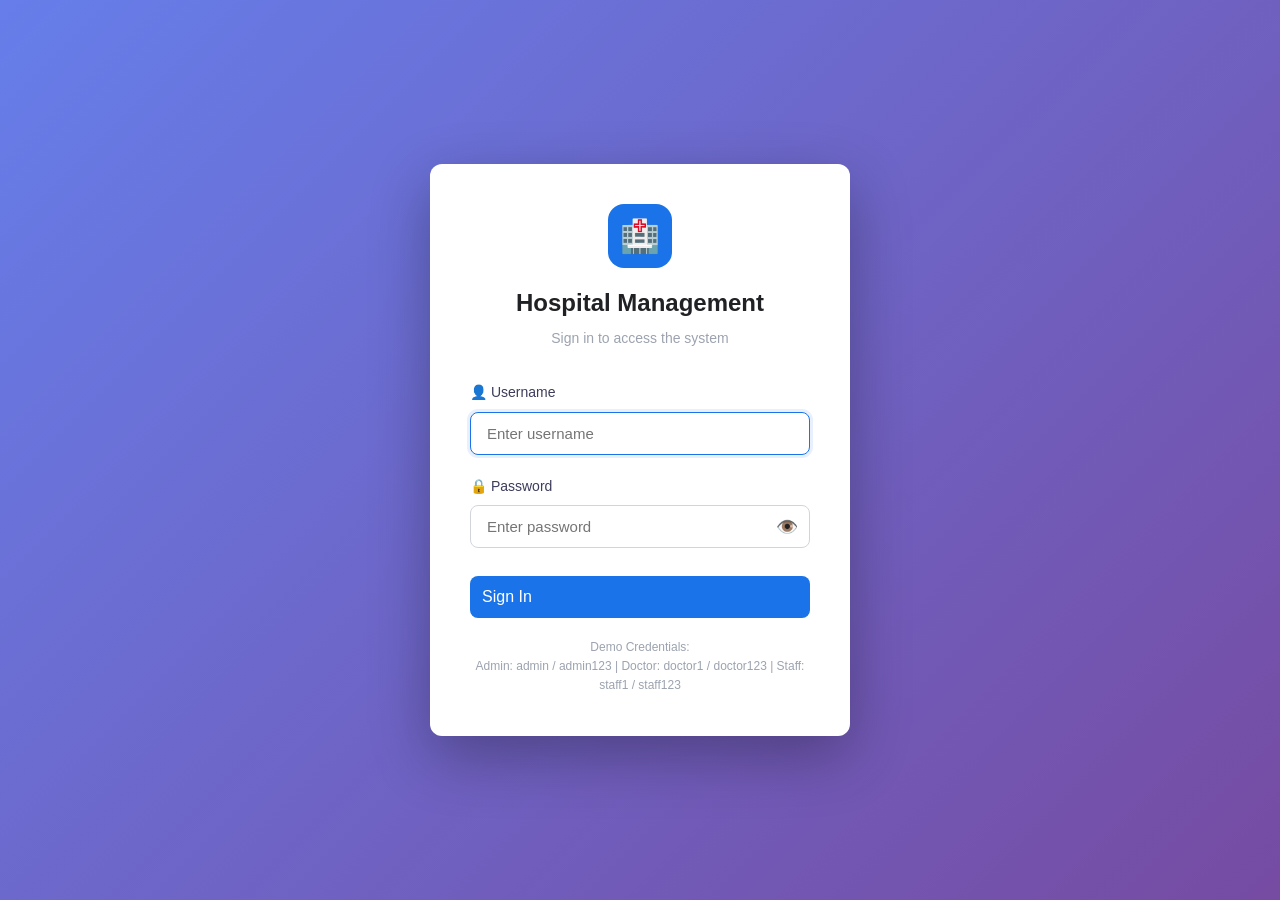
<file: frontend/pages/settings.html>
<!DOCTYPE html>
<html lang="en">
<head>
    <meta charset="UTF-8">
    <meta name="viewport" content="width=device-width, initial-scale=1.0">
    <title>Settings - Hospital Management</title>
    <link rel="stylesheet" href="../css/style.css">
    <link rel="stylesheet" href="../css/dashboard.css">
</head>
<body>
    <div class="sidebar-overlay"></div>
    <div class="dashboard-layout">
        <aside class="sidebar">
            <div class="sidebar-header"><div class="logo">🏥</div><div class="brand-text"><h2>Hospital HMS</h2><small>Management System</small></div></div>
            <nav class="sidebar-nav">
                <div class="nav-section"><div class="nav-section-title">Main</div>
                    <a href="dashboard.html" class="nav-item"><span class="nav-icon">📊</span> Dashboard</a>
                    <a href="patients.html" class="nav-item"><span class="nav-icon">👥</span> Patients</a>
                    <a href="reports.html" class="nav-item"><span class="nav-icon">📋</span> Reports</a>
                </div>
                <div class="nav-section"><div class="nav-section-title">Clinical</div>
                    <a href="diagnosis.html" class="nav-item"><span class="nav-icon">🔬</span> Diagnosis</a>
                    <a href="discharge.html" class="nav-item"><span class="nav-icon">📄</span> Discharge</a>
                    <a href="history.html" class="nav-item"><span class="nav-icon">📚</span> History</a>
                </div>
                <div class="nav-section"><div class="nav-section-title">System</div>
                    <a href="logs.html" class="nav-item"><span class="nav-icon">📝</span> Access Logs</a>
                    <a href="settings.html" class="nav-item active"><span class="nav-icon">⚙️</span> Settings</a>
                </div>
            </nav>
        </aside>
        <main class="main-content">
            <header class="top-header">
                <div class="header-left"><button class="hamburger">☰</button></div>
                <div class="header-right">
                    <div class="user-menu" onclick="logout()">
                        <div class="user-avatar">SA</div>
                        <div class="user-info"><strong>Loading...</strong><small>Loading...</small></div>
                    </div>
                </div>
            </header>
            <div class="page-content">
                <div class="page-header"><div><h1>⚙️ Settings</h1><p>System configuration and profile management</p></div></div>

                <div class="dashboard-grid">
                    <div class="card">
                        <h2 class="mb-2">👤 My Profile</h2>
                        <div id="profileInfo">
                            <p><strong>Name:</strong> <span id="profileName">Loading...</span></p>
                            <p><strong>Username:</strong> <span id="profileUsername">Loading...</span></p>
                            <p><strong>Email:</strong> <span id="profileEmail">Loading...</span></p>
                            <p><strong>Role:</strong> <span id="profileRole">Loading...</span></p>
                        </div>
                    </div>
                    <div class="card">
                        <h2 class="mb-2">🔑 Change Password</h2>
                        <form id="passwordForm">
                            <div class="form-group">
                                <label>Current Password</label>
                                <input type="password" class="form-control" id="currentPassword" required>
                            </div>
                            <div class="form-group">
                                <label>New Password</label>
                                <input type="password" class="form-control" id="newPassword" required minlength="6">
                            </div>
                            <button type="submit" class="btn btn-primary">Update Password</button>
                        </form>
                    </div>
                </div>

                <div class="card mt-2">
                    <h2 class="mb-2">ℹ️ System Information</h2>
                    <div class="grid-3">
                        <div><p><strong>Version:</strong> 1.0.0</p></div>
                        <div><p><strong>Database:</strong> SQLite (Development)</p></div>
                        <div><p><strong>Authentication:</strong> JWT + bcrypt</p></div>
                    </div>
                </div>
            </div>
        </main>
    </div>
    <div id="toastContainer" class="toast-container"></div>
    <script src="../js/api.js"></script>
    <script src="../js/auth.js"></script>
    <script src="../js/settings.js"></script>
</body>
</html>
</file>
<file: frontend/css/style.css>
:root {
    --primary: #1a73e8;
    --primary-dark: #1557b0;
    --primary-light: #e8f0fe;
    --success: #0f9d58;
    --warning: #f4b400;
    --danger: #d93025;
    --info: #4285f4;
    --dark: #202124;
    --gray-900: #1a1a2e;
    --gray-800: #2d2d44;
    --gray-700: #3d3d5c;
    --gray-600: #6b7280;
    --gray-500: #9ca3af;
    --gray-400: #d1d5db;
    --gray-300: #e5e7eb;
    --gray-200: #f3f4f6;
    --gray-100: #f9fafb;
    --white: #ffffff;
    --sidebar-width: 260px;
    --header-height: 64px;
    --radius: 8px;
    --radius-lg: 12px;
    --shadow: 0 1px 3px rgba(0,0,0,0.12), 0 1px 2px rgba(0,0,0,0.08);
    --shadow-md: 0 4px 6px rgba(0,0,0,0.07), 0 2px 4px rgba(0,0,0,0.06);
    --shadow-lg: 0 10px 15px rgba(0,0,0,0.1), 0 4px 6px rgba(0,0,0,0.05);
    --transition: all 0.3s ease;
}

* {
    margin: 0;
    padding: 0;
    box-sizing: border-box;
}

body {
    font-family: 'Segoe UI', -apple-system, BlinkMacSystemFont, sans-serif;
    background: var(--gray-200);
    color: var(--dark);
    line-height: 1.6;
}

a {
    text-decoration: none;
    color: var(--primary);
}

/* Toast Notifications */
.toast-container {
    position: fixed;
    top: 20px;
    right: 20px;
    z-index: 9999;
    display: flex;
    flex-direction: column;
    gap: 10px;
}

.toast {
    padding: 14px 20px;
    border-radius: var(--radius);
    color: white;
    font-weight: 500;
    box-shadow: var(--shadow-lg);
    animation: slideIn 0.3s ease;
    min-width: 300px;
    display: flex;
    align-items: center;
    gap: 10px;
}

.toast.success { background: var(--success); }
.toast.error { background: var(--danger); }
.toast.warning { background: var(--warning); color: var(--dark); }
.toast.info { background: var(--info); }

@keyframes slideIn {
    from { transform: translateX(100%); opacity: 0; }
    to { transform: translateX(0); opacity: 1; }
}

/* Loading Spinner */
.spinner {
    width: 40px;
    height: 40px;
    border: 4px solid var(--gray-300);
    border-top: 4px solid var(--primary);
    border-radius: 50%;
    animation: spin 0.8s linear infinite;
}

@keyframes spin {
    to { transform: rotate(360deg); }
}

.loading-overlay {
    position: fixed;
    inset: 0;
    background: rgba(255,255,255,0.8);
    display: flex;
    align-items: center;
    justify-content: center;
    z-index: 9998;
}

/* Buttons */
.btn {
    display: inline-flex;
    align-items: center;
    gap: 8px;
    padding: 10px 20px;
    border: none;
    border-radius: var(--radius);
    font-size: 14px;
    font-weight: 500;
    cursor: pointer;
    transition: var(--transition);
    text-decoration: none;
}

.btn-primary {
    background: var(--primary);
    color: white;
}
.btn-primary:hover { background: var(--primary-dark); }

.btn-success {
    background: var(--success);
    color: white;
}
.btn-success:hover { background: #0b8043; }

.btn-danger {
    background: var(--danger);
    color: white;
}
.btn-danger:hover { background: #c5221f; }

.btn-warning {
    background: var(--warning);
    color: var(--dark);
}
.btn-warning:hover { background: #d9a000; }

.btn-sm {
    padding: 6px 12px;
    font-size: 12px;
}

.btn-lg {
    padding: 14px 28px;
    font-size: 16px;
}

.btn-outline {
    background: transparent;
    border: 2px solid var(--primary);
    color: var(--primary);
}
.btn-outline:hover { background: var(--primary); color: white; }

/* Cards */
.card {
    background: var(--white);
    border-radius: var(--radius-lg);
    box-shadow: var(--shadow);
    padding: 24px;
    transition: var(--transition);
}

.card:hover {
    box-shadow: var(--shadow-md);
}

/* Forms */
.form-group {
    margin-bottom: 16px;
}

.form-group label {
    display: block;
    margin-bottom: 6px;
    font-weight: 500;
    color: var(--gray-700);
    font-size: 14px;
}

.form-control {
    width: 100%;
    padding: 10px 14px;
    border: 1px solid var(--gray-400);
    border-radius: var(--radius);
    font-size: 14px;
    transition: var(--transition);
    background: var(--white);
}

.form-control:focus {
    outline: none;
    border-color: var(--primary);
    box-shadow: 0 0 0 3px var(--primary-light);
}

.form-control.error {
    border-color: var(--danger);
}

select.form-control {
    cursor: pointer;
}

textarea.form-control {
    min-height: 100px;
    resize: vertical;
}

/* Tables */
.table-container {
    overflow-x: auto;
}

table {
    width: 100%;
    border-collapse: collapse;
}

table th {
    background: var(--gray-100);
    padding: 12px 16px;
    text-align: left;
    font-weight: 600;
    font-size: 13px;
    color: var(--gray-600);
    text-transform: uppercase;
    letter-spacing: 0.5px;
    border-bottom: 2px solid var(--gray-300);
}

table td {
    padding: 12px 16px;
    border-bottom: 1px solid var(--gray-200);
    font-size: 14px;
}

table tr:hover {
    background: var(--gray-100);
}

/* Badges */
.badge {
    display: inline-flex;
    align-items: center;
    padding: 4px 10px;
    border-radius: 20px;
    font-size: 12px;
    font-weight: 500;
}

.badge-success { background: #e6f4ea; color: #1e7e34; }
.badge-danger { background: #fce8e6; color: #c5221f; }
.badge-warning { background: #fef7e0; color: #b8860b; }
.badge-info { background: var(--primary-light); color: var(--primary); }
.badge-secondary { background: var(--gray-200); color: var(--gray-600); }

/* Pagination */
.pagination {
    display: flex;
    align-items: center;
    justify-content: center;
    gap: 4px;
    margin-top: 20px;
}

.pagination button {
    padding: 8px 12px;
    border: 1px solid var(--gray-300);
    border-radius: var(--radius);
    background: white;
    cursor: pointer;
    transition: var(--transition);
}

.pagination button:hover {
    background: var(--gray-100);
}

.pagination button.active {
    background: var(--primary);
    color: white;
    border-color: var(--primary);
}

.pagination button:disabled {
    opacity: 0.5;
    cursor: not-allowed;
}

/* Modal */
.modal-overlay {
    position: fixed;
    inset: 0;
    background: rgba(0,0,0,0.5);
    display: none;
    align-items: center;
    justify-content: center;
    z-index: 9997;
    animation: fadeIn 0.2s ease;
}

.modal-overlay.active {
    display: flex;
}

.modal {
    background: white;
    border-radius: var(--radius-lg);
    width: 90%;
    max-width: 600px;
    max-height: 90vh;
    overflow-y: auto;
    box-shadow: var(--shadow-lg);
    animation: scaleIn 0.2s ease;
}

.modal-lg { max-width: 800px; }

.modal-header {
    padding: 20px 24px;
    border-bottom: 1px solid var(--gray-200);
    display: flex;
    align-items: center;
    justify-content: space-between;
}

.modal-header h2 {
    font-size: 18px;
    font-weight: 600;
}

.modal-close {
    background: none;
    border: none;
    font-size: 24px;
    cursor: pointer;
    color: var(--gray-500);
    padding: 4px;
    line-height: 1;
}

.modal-body {
    padding: 24px;
}

.modal-footer {
    padding: 16px 24px;
    border-top: 1px solid var(--gray-200);
    display: flex;
    justify-content: flex-end;
    gap: 10px;
}

@keyframes fadeIn {
    from { opacity: 0; }
    to { opacity: 1; }
}

@keyframes scaleIn {
    from { transform: scale(0.95); opacity: 0; }
    to { transform: scale(1); opacity: 1; }
}

/* Search */
.search-box {
    display: flex;
    gap: 12px;
    align-items: center;
}

.search-box input {
    flex: 1;
    min-width: 200px;
}

/* Responsive */
@media (max-width: 768px) {
    .search-box {
        flex-direction: column;
    }
    .search-box input {
        min-width: 100%;
    }
    .modal {
        width: 95%;
    }
}

/* Placeholder for SVG icons (using Unicode as fallback) */
.icon { font-size: 18px; }

/* Utility */
.text-center { text-align: center; }
.text-right { text-align: right; }
.mt-1 { margin-top: 8px; }
.mt-2 { margin-top: 16px; }
.mt-3 { margin-top: 24px; }
.mb-2 { margin-bottom: 16px; }
.flex { display: flex; }
.flex-between { display: flex; justify-content: space-between; align-items: center; }
.flex-center { display: flex; align-items: center; gap: 8px; }
.gap-2 { gap: 10px; }
.grid-2 { display: grid; grid-template-columns: 1fr 1fr; gap: 16px; }
.grid-3 { display: grid; grid-template-columns: 1fr 1fr 1fr; gap: 16px; }

@media (max-width: 768px) {
    .grid-2, .grid-3 { grid-template-columns: 1fr; }
}
</file>
<file: frontend/css/dashboard.css>
/* Dashboard Layout */
.dashboard-layout {
    display: flex;
    min-height: 100vh;
}

/* Sidebar */
.sidebar {
    width: var(--sidebar-width);
    background: var(--gray-900);
    color: white;
    position: fixed;
    top: 0;
    left: 0;
    bottom: 0;
    z-index: 1000;
    transition: transform 0.3s ease;
    display: flex;
    flex-direction: column;
}

.sidebar-header {
    padding: 20px;
    border-bottom: 1px solid rgba(255,255,255,0.1);
    display: flex;
    align-items: center;
    gap: 12px;
}

.sidebar-header .logo {
    width: 40px;
    height: 40px;
    background: var(--primary);
    border-radius: 10px;
    display: flex;
    align-items: center;
    justify-content: center;
    font-size: 20px;
    flex-shrink: 0;
}

.sidebar-header .brand-text h2 {
    font-size: 16px;
    font-weight: 600;
}

.sidebar-header .brand-text small {
    font-size: 11px;
    color: var(--gray-400);
}

.sidebar-nav {
    flex: 1;
    padding: 16px 12px;
    overflow-y: auto;
}

.nav-section {
    margin-bottom: 8px;
}

.nav-section-title {
    font-size: 11px;
    text-transform: uppercase;
    color: var(--gray-500);
    padding: 8px 12px;
    letter-spacing: 1px;
    font-weight: 600;
}

.nav-item {
    display: flex;
    align-items: center;
    gap: 12px;
    padding: 10px 12px;
    border-radius: var(--radius);
    color: var(--gray-400);
    transition: all 0.2s ease;
    cursor: pointer;
    text-decoration: none;
    font-size: 14px;
    margin-bottom: 2px;
}

.nav-item:hover {
    background: rgba(255,255,255,0.08);
    color: white;
}

.nav-item.active {
    background: var(--primary);
    color: white;
}

.nav-item .nav-icon {
    font-size: 18px;
    width: 24px;
    text-align: center;
}

.nav-item .nav-badge {
    margin-left: auto;
    background: var(--danger);
    color: white;
    font-size: 11px;
    padding: 2px 8px;
    border-radius: 10px;
}

/* Main Content */
.main-content {
    flex: 1;
    margin-left: var(--sidebar-width);
    min-height: 100vh;
}

/* Header */
.top-header {
    background: white;
    height: var(--header-height);
    display: flex;
    align-items: center;
    justify-content: space-between;
    padding: 0 24px;
    box-shadow: var(--shadow);
    position: sticky;
    top: 0;
    z-index: 999;
}

.header-left {
    display: flex;
    align-items: center;
    gap: 16px;
}

.hamburger {
    display: none;
    background: none;
    border: none;
    font-size: 24px;
    cursor: pointer;
    padding: 4px;
    color: var(--gray-600);
}

.header-search {
    display: flex;
    align-items: center;
    gap: 8px;
    background: var(--gray-100);
    padding: 8px 16px;
    border-radius: 20px;
    width: 300px;
}

.header-search input {
    border: none;
    background: none;
    outline: none;
    width: 100%;
    font-size: 14px;
}

.header-right {
    display: flex;
    align-items: center;
    gap: 16px;
}

.user-menu {
    display: flex;
    align-items: center;
    gap: 10px;
    cursor: pointer;
    padding: 6px 12px;
    border-radius: var(--radius);
    transition: background 0.2s;
}

.user-menu:hover {
    background: var(--gray-100);
}

.user-avatar {
    width: 36px;
    height: 36px;
    border-radius: 50%;
    background: var(--primary);
    color: white;
    display: flex;
    align-items: center;
    justify-content: center;
    font-weight: 600;
    font-size: 14px;
}

.user-info small {
    display: block;
    font-size: 11px;
    color: var(--gray-500);
}

/* Page Content */
.page-content {
    padding: 24px;
}

.page-header {
    display: flex;
    align-items: center;
    justify-content: space-between;
    margin-bottom: 24px;
}

.page-header h1 {
    font-size: 24px;
    font-weight: 700;
    color: var(--dark);
}

.page-header p {
    color: var(--gray-500);
    font-size: 14px;
    margin-top: 4px;
}

/* Dashboard Cards */
.dashboard-grid {
    display: grid;
    grid-template-columns: repeat(auto-fit, minmax(240px, 1fr));
    gap: 20px;
    margin-bottom: 24px;
}

.stat-card {
    background: white;
    border-radius: var(--radius-lg);
    padding: 24px;
    box-shadow: var(--shadow);
    transition: var(--transition);
    position: relative;
    overflow: hidden;
}

.stat-card:hover {
    transform: translateY(-2px);
    box-shadow: var(--shadow-md);
}

.stat-card .stat-icon {
    width: 48px;
    height: 48px;
    border-radius: 12px;
    display: flex;
    align-items: center;
    justify-content: center;
    font-size: 24px;
    margin-bottom: 16px;
}

.stat-card .stat-value {
    font-size: 28px;
    font-weight: 700;
    margin-bottom: 4px;
}

.stat-card .stat-label {
    font-size: 14px;
    color: var(--gray-500);
}

.stat-card .stat-change {
    font-size: 12px;
    margin-top: 8px;
    display: inline-flex;
    align-items: center;
    gap: 4px;
}

/* Filters Bar */
.filters-bar {
    display: flex;
    gap: 12px;
    align-items: center;
    flex-wrap: wrap;
    margin-bottom: 20px;
    padding: 16px;
    background: white;
    border-radius: var(--radius);
    box-shadow: var(--shadow);
}

.filters-bar .form-control {
    width: auto;
    min-width: 150px;
}

/* Page Sections */
.section-header {
    display: flex;
    align-items: center;
    justify-content: space-between;
    margin-bottom: 16px;
}

.section-header h2 {
    font-size: 18px;
    font-weight: 600;
}

/* Responsive */
@media (max-width: 768px) {
    .sidebar {
        transform: translateX(-100%);
    }

    .sidebar.open {
        transform: translateX(0);
    }

    .main-content {
        margin-left: 0;
    }

    .hamburger {
        display: block;
    }

    .header-search {
        width: 200px;
    }

    .dashboard-grid {
        grid-template-columns: 1fr 1fr;
    }

    .page-content {
        padding: 16px;
    }
}

@media (max-width: 480px) {
    .dashboard-grid {
        grid-template-columns: 1fr;
    }
}

/* Sidebar overlay for mobile */
.sidebar-overlay {
    display: none;
    position: fixed;
    inset: 0;
    background: rgba(0,0,0,0.5);
    z-index: 999;
}

.sidebar-overlay.active {
    display: block;
}

@media (min-width: 769px) {
    .sidebar-overlay {
        display: none !important;
    }
}
</file>
<file: frontend/css/auth.css>
.auth-page {
    min-height: 100vh;
    display: flex;
    align-items: center;
    justify-content: center;
    background: linear-gradient(135deg, #667eea 0%, #764ba2 100%);
    padding: 20px;
}

.auth-container {
    width: 100%;
    max-width: 420px;
}

.auth-card {
    background: var(--white);
    border-radius: var(--radius-lg);
    box-shadow: 0 20px 60px rgba(0,0,0,0.3);
    padding: 40px;
}

.auth-header {
    text-align: center;
    margin-bottom: 32px;
}

.auth-header .logo-icon {
    width: 64px;
    height: 64px;
    background: var(--primary);
    border-radius: 16px;
    display: flex;
    align-items: center;
    justify-content: center;
    margin: 0 auto 16px;
    font-size: 32px;
    color: white;
}

.auth-header h1 {
    font-size: 24px;
    color: var(--dark);
    margin-bottom: 4px;
}

.auth-header p {
    color: var(--gray-500);
    font-size: 14px;
}

.auth-form .form-group {
    margin-bottom: 20px;
}

.auth-form .form-group label {
    display: flex;
    align-items: center;
    gap: 8px;
    margin-bottom: 8px;
    font-weight: 500;
    color: var(--gray-700);
}

.auth-form .form-control {
    padding: 12px 16px;
    font-size: 15px;
}

.auth-form .btn {
    width: 100%;
    padding: 12px;
    font-size: 16px;
    margin-top: 8px;
}

.auth-error {
    background: #fce8e6;
    color: #c5221f;
    padding: 12px;
    border-radius: var(--radius);
    margin-bottom: 16px;
    font-size: 14px;
    display: none;
}

.auth-error.show {
    display: block;
}

.password-toggle {
    position: relative;
}

.password-toggle .toggle-btn {
    position: absolute;
    right: 12px;
    top: 50%;
    transform: translateY(-50%);
    background: none;
    border: none;
    cursor: pointer;
    color: var(--gray-500);
    font-size: 18px;
}
</file>
